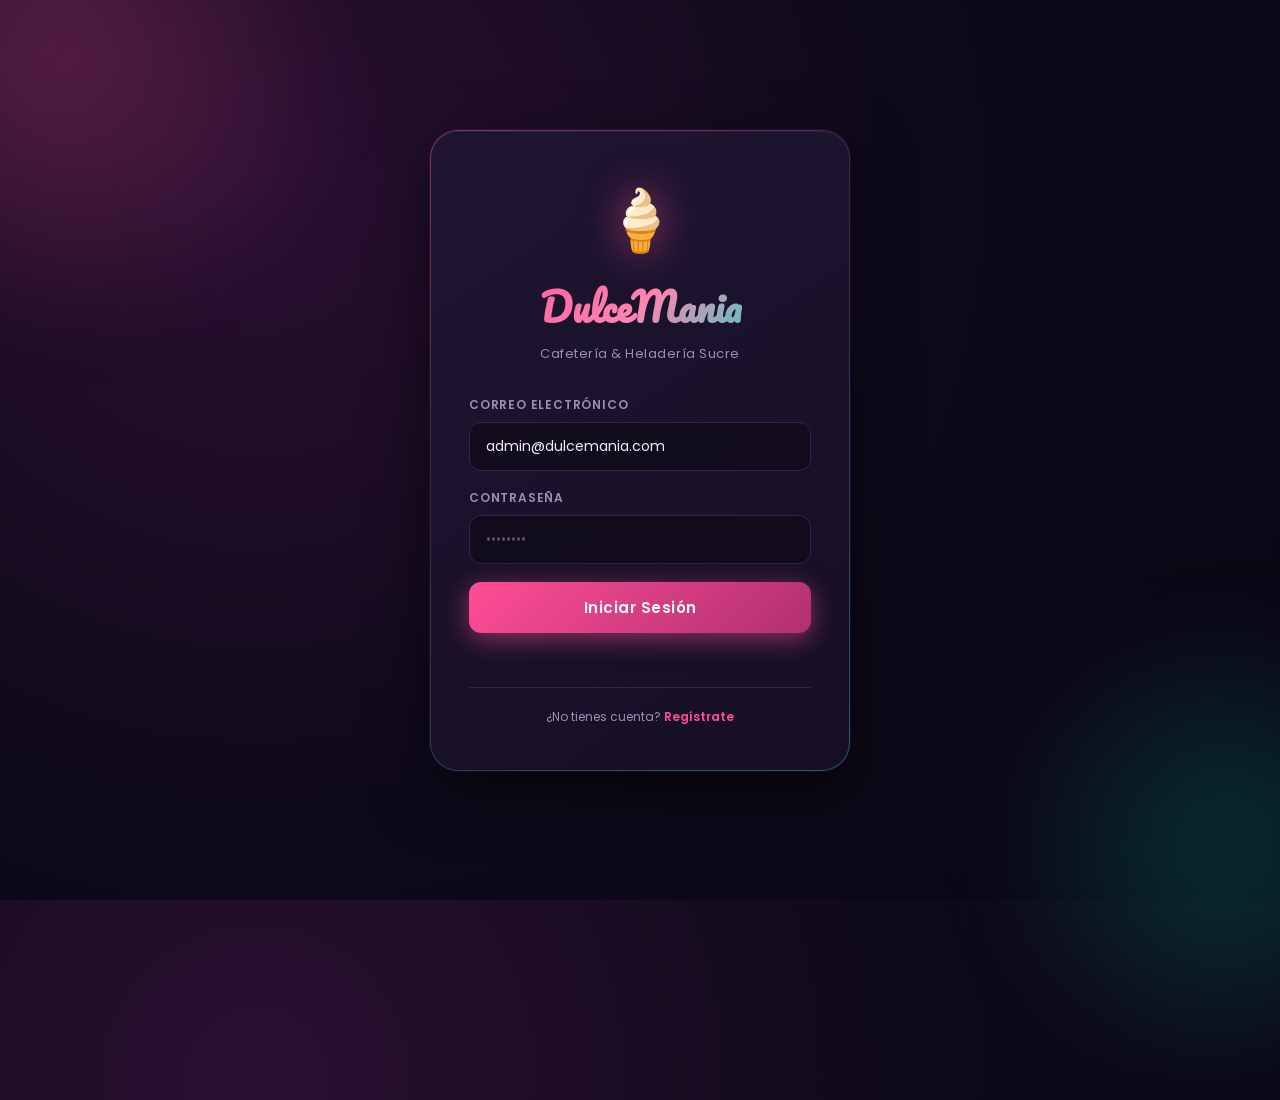
<file: public/index.html>
<!DOCTYPE html>
<html lang="es">
<head>
  <meta charset="UTF-8">
  <meta name="viewport" content="width=device-width, initial-scale=1.0">
  <title>DulceMania · Acceso</title>
  <link rel="stylesheet" href="styles.css">
  <link href="https://fonts.googleapis.com/css2?family=Poppins:wght@300;400;600;700&family=Pacifico&display=swap" rel="stylesheet">
</head>
<body class="login-body">
  <div class="login-container">
    <div class="login-card">
      <div class="login-header">
        <span class="logo-emoji">🍦</span>
        <h1 class="logo-text">DulceMania</h1>
        <p class="logo-sub">Cafetería & Heladería Sucre</p>
      </div>

      <form id="formLogin" class="login-form">
        <div class="input-group">
          <label for="email">Correo electrónico</label>
          <input type="email" id="email" placeholder="admin@dulcemania.com" value="admin@dulcemania.com" required>
        </div>
        <div class="input-group">
          <label for="password">Contraseña</label>
          <input type="password" id="password" placeholder="••••••••" required>
        </div>
        <button type="submit" class="btn-primary">Iniciar Sesión</button>
        <p id="error" class="error-msg"></p>
      </form>

      <div class="login-footer">
        <span>¿No tienes cuenta? <a href="registro.html" style="color: var(--rosa); text-decoration: none; font-weight: 600;">Regístrate</a></span>
      </div>
    </div>
  </div>
  <script src="app.js"></script>
</body>
</html>
</file>
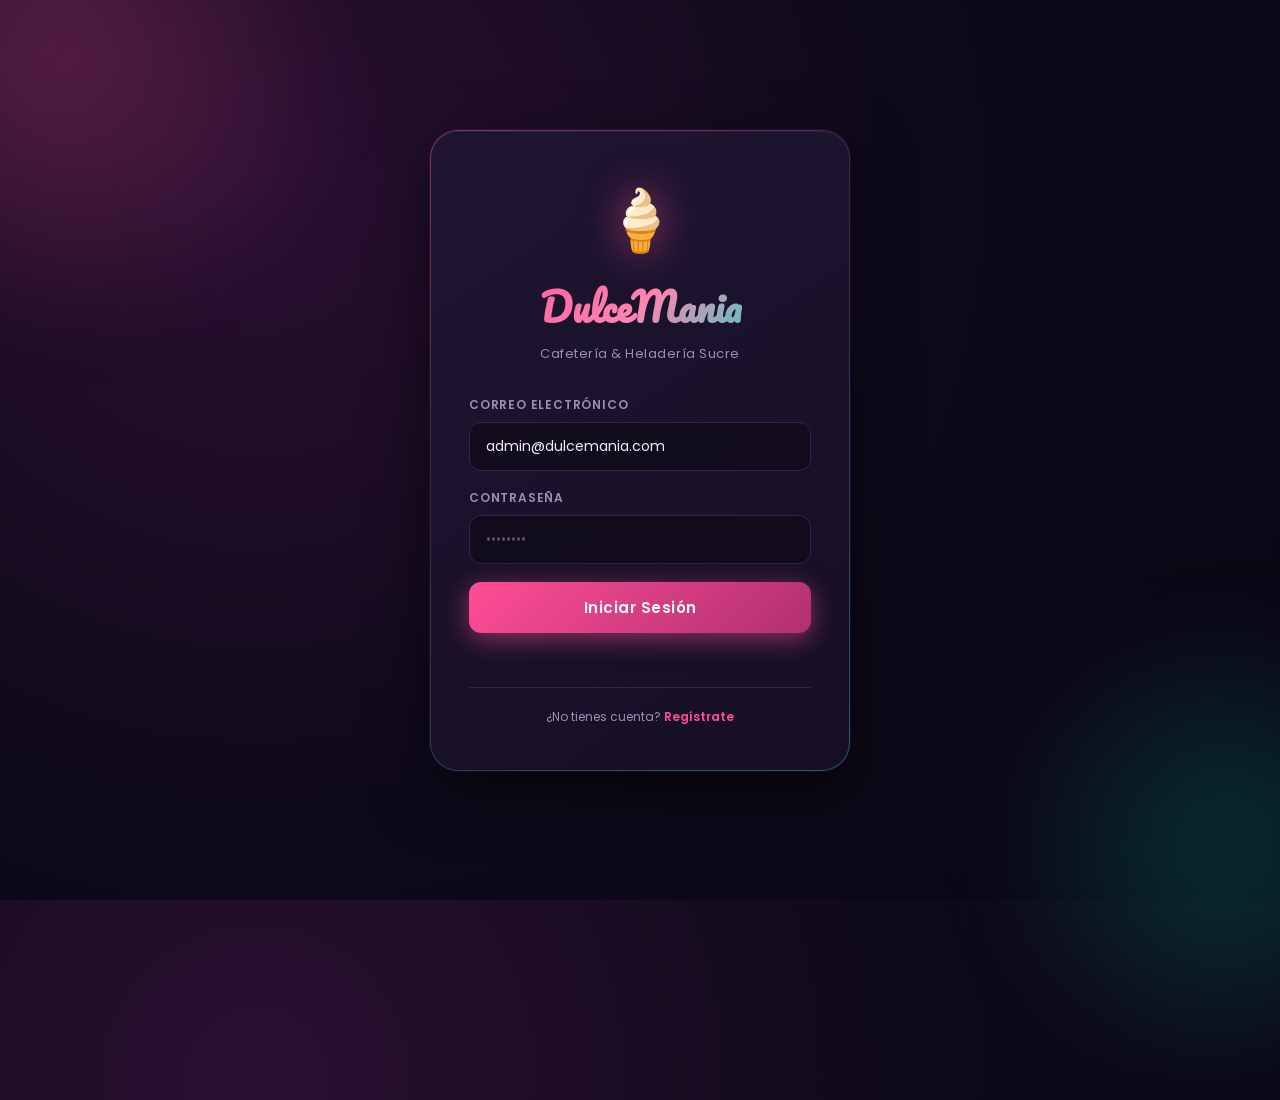
<file: public/admin.html>
<!DOCTYPE html>
<html lang="es">
<head>
  <meta charset="UTF-8">
  <meta name="viewport" content="width=device-width, initial-scale=1.0">
  <title>DulceMania · Panel Admin</title>
  <link rel="stylesheet" href="styles.css">
  <link href="https://fonts.googleapis.com/css2?family=Poppins:wght@300;400;600;700&family=Pacifico&display=swap" rel="stylesheet">
</head>
<body class="admin-body">

  <aside class="sidebar">
    <div class="sidebar-brand">
      <span class="brand-emoji">🍦</span>
      <h2>DulceMania</h2>
    </div>
    <nav class="sidebar-nav">
      <a href="admin.html" class="nav-item active">🍰 Productos</a>
      <a href="usuarios.html" class="nav-item" id="navUsuarios" style="display:none;">👥 Usuarios</a>
    </nav>
    <button id="btnLogout" class="btn-logout">Cerrar Sesión</button>
  </aside>

    <main class="main-content">
    <header class="topbar">
      <div>
        <h1 id="tituloPanel">Panel de Administración</h1>
        <p class="topbar-sub" id="subtituloPanel">Gestiona el catálogo, inventario y pedidos</p>
      </div>
      <div class="user-badge">
        <span class="user-avatar">👤</span>
        <span id="userName">Usuario</span>
      </div>
    </header>

    <!-- ===== VISTA ADMIN (tabla + formulario) ===== -->
    <div id="vistaAdmin">
      <section class="dashboard-grid">
        <div class="stat-card">
          <span class="stat-icon">🍰</span>
          <div>
            <p class="stat-label">Productos</p>
            <h3 class="stat-value" id="statProductos">0</h3>
          </div>
        </div>
        <div class="stat-card">
          <span class="stat-icon">📦</span>
          <div>
            <p class="stat-label">Pedidos</p>
            <h3 class="stat-value" id="statPedidos">0</h3>
          </div>
        </div>
        <div class="stat-card">
          <span class="stat-icon">💰</span>
          <div>
            <p class="stat-label">Ventas del día</p>
            <h3 class="stat-value">Bs. 0</h3>
          </div>
        </div>
      </section>

      <section class="content-grid">
        <div class="card">
          <div class="card-header">
            <h2>➕ Agregar Producto</h2>
          </div>
          <form id="formProducto" class="product-form">
            <div class="input-group">
              <label>Nombre</label>
              <input type="text" id="nombre" placeholder="Ej: Helado de Chocolate" required>
            </div>
            <div class="input-row">
              <div class="input-group">
                <label>Precio (Bs.)</label>
                <input type="number" id="precio" placeholder="15" step="0.5" required>
              </div>
              <div class="input-group">
                <label>Stock</label>
                <input type="number" id="stock" placeholder="20" required>
              </div>
            </div>
            <div class="input-group">
              <label>Categoría</label>
              <select id="categoria" required>
                <option value="">Seleccionar...</option>
                <option value="Helados">Helados</option>
                <option value="Pasteles">Pasteles</option>
                <option value="Panes">Panes</option>
                <option value="Bebidas">Bebidas</option>
                <option value="Complementos">Complementos</option>
              </select>
            </div>
            <div class="input-group">
              <label>URL de Imagen</label>
              <input type="url" id="imagen" placeholder="https://..." required>
            </div>
            <button type="submit" class="btn-primary">Agregar Producto</button>
          </form>
        </div>

        <div class="card">
          <div class="card-header">
            <h2>📋 Lista de Productos</h2>
            <span class="badge" id="badgeCount">0</span>
          </div>
          <div class="table-wrapper">
            <table class="product-table">
              <thead>
                <tr>
                  <th>Imagen</th>
                  <th>Producto</th>
                  <th>Categoría</th>
                  <th>Precio</th>
                  <th>Stock</th>
                  <th>Acciones</th>
                </tr>
              </thead>
              <tbody id="listaProductos"></tbody>
            </table>
          </div>
        </div>
      </section>
    </div>

    <!-- ===== VISTA CATÁLOGO (solo lectura para COCINA/CAJERO) ===== -->
    <div id="vistaCatalogo" style="display:none;">
      <div class="catalogo-header">
        <div>
          <h2>🍦 Catálogo de Productos</h2>
          <p>Consulta el menú disponible y su stock en tiempo real</p>
        </div>
        <div class="catalogo-filtros">
          <input type="text" id="buscarCatalogo" placeholder="🔍 Buscar producto..." class="input-buscar">
          <select id="filtroCategoria" class="input-filtro">
            <option value="">Todas las categorías</option>
            <option value="Helados">Helados</option>
            <option value="Pasteles">Pasteles</option>
            <option value="Panes">Panes</option>
            <option value="Bebidas">Bebidas</option>
            <option value="Complementos">Complementos</option>
          </select>
        </div>
      </div>

      <div class="catalogo-grid" id="catalogoProductos"></div>
    </div>
  </main>

  <!-- MODAL DE EDICIÓN -->
  <div class="modal-overlay" id="modalEditar">
    <div class="modal">
      <div class="modal-header">
        <h2>✏️ Editar Producto</h2>
        <button class="modal-close" id="btnCerrarModal">✕</button>
      </div>
      <form id="formEditar" class="product-form">
        <input type="hidden" id="editId">
        <div class="input-group">
          <label>Nombre</label>
          <input type="text" id="editNombre" required>
        </div>
        <div class="input-row">
          <div class="input-group">
            <label>Precio (Bs.)</label>
            <input type="number" id="editPrecio" step="0.5" required>
          </div>
          <div class="input-group">
            <label>Stock</label>
            <input type="number" id="editStock" required>
          </div>
        </div>
        <div class="input-group">
          <label>Categoría</label>
          <select id="editCategoria" required>
            <option value="Helados">Helados</option>
            <option value="Pasteles">Pasteles</option>
            <option value="Panes">Panes</option>
            <option value="Bebidas">Bebidas</option>
            <option value="Complementos">Complementos</option>
          </select>
        </div>
        <div class="input-group">
          <label>URL de Imagen</label>
          <input type="url" id="editImagen" required>
        </div>
        <div class="modal-actions">
          <button type="button" class="btn-secondary" id="btnCancelarEdicion">Cancelar</button>
          <button type="submit" class="btn-primary">Guardar Cambios</button>
        </div>
      </form>
    </div>
  </div>

  <script src="app.js"></script>
</body>
</html>
</file>
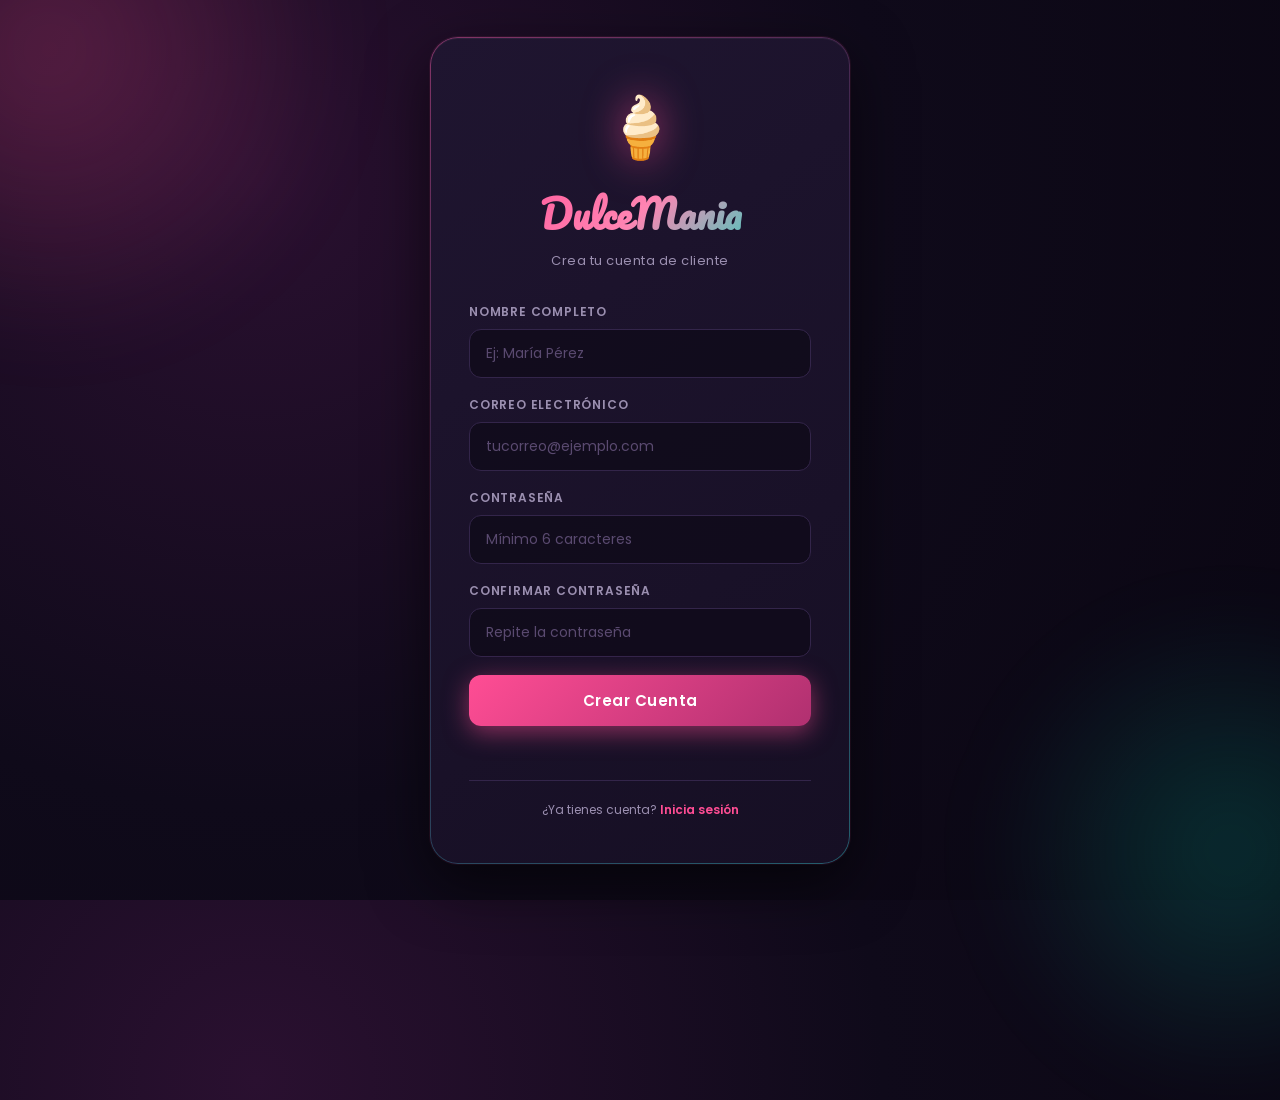
<file: public/registro.html>
<!DOCTYPE html>
<html lang="es">
<head>
  <meta charset="UTF-8">
  <meta name="viewport" content="width=device-width, initial-scale=1.0">
  <title>DulceMania · Crear Cuenta</title>
  <link rel="stylesheet" href="styles.css">
  <link href="https://fonts.googleapis.com/css2?family=Poppins:wght@300;400;600;700&family=Pacifico&display=swap" rel="stylesheet">
</head>
<body class="login-body">
  <div class="login-container">
    <div class="login-card">
      <div class="login-header">
        <span class="logo-emoji">🍦</span>
        <h1 class="logo-text">DulceMania</h1>
        <p class="logo-sub">Crea tu cuenta de cliente</p>
      </div>

      <form id="formRegistro" class="login-form">
        <div class="input-group">
          <label for="rNombre">Nombre completo</label>
          <input type="text" id="rNombre" placeholder="Ej: María Pérez" required minlength="3">
        </div>
        <div class="input-group">
          <label for="rEmail">Correo electrónico</label>
          <input type="email" id="rEmail" placeholder="tucorreo@ejemplo.com" required>
        </div>
        <div class="input-group">
          <label for="rPassword">Contraseña</label>
          <input type="password" id="rPassword" placeholder="Mínimo 6 caracteres" required minlength="6">
        </div>
        <div class="input-group">
          <label for="rPassword2">Confirmar contraseña</label>
          <input type="password" id="rPassword2" placeholder="Repite la contraseña" required minlength="6">
        </div>
        <button type="submit" class="btn-primary">Crear Cuenta</button>
        <p id="error" class="error-msg"></p>
      </form>

      <div class="login-footer">
        <span>¿Ya tienes cuenta? <a href="index.html" style="color: var(--rosa); text-decoration: none; font-weight: 600;">Inicia sesión</a></span>
      </div>
    </div>
  </div>
  <script src="app.js"></script>
</body>
</html>
</file>
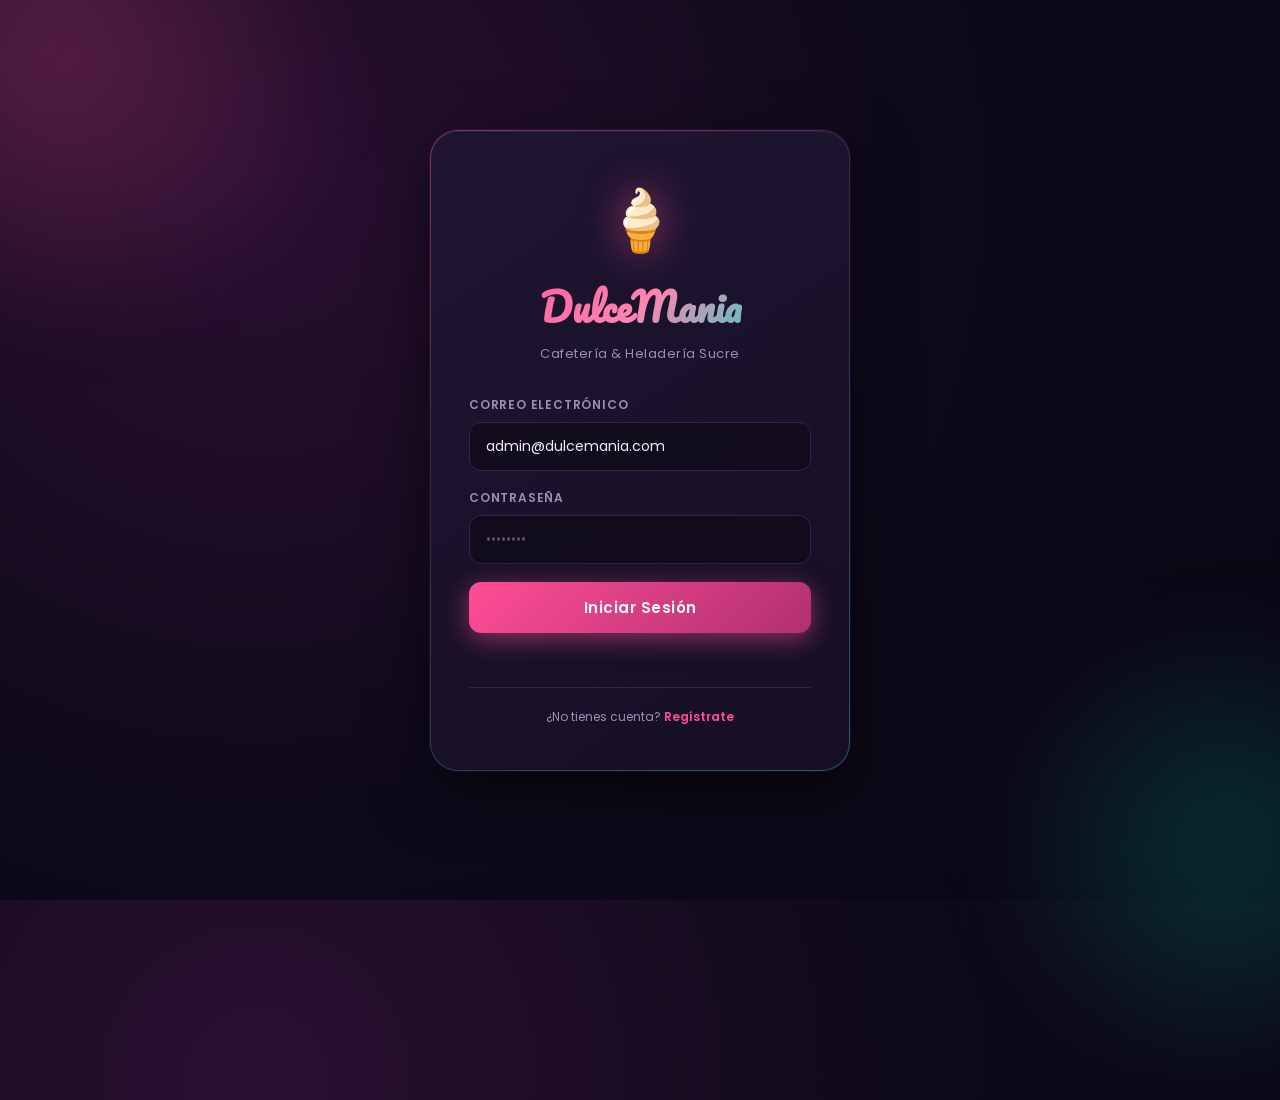
<file: public/usuarios.html>
<!DOCTYPE html>
<html lang="es">
<head>
  <meta charset="UTF-8">
  <meta name="viewport" content="width=device-width, initial-scale=1.0">
  <title>DulceMania · Usuarios</title>
  <link rel="stylesheet" href="styles.css">
  <link href="https://fonts.googleapis.com/css2?family=Poppins:wght@300;400;600;700&family=Pacifico&display=swap" rel="stylesheet">
</head>
<body class="admin-body">

  <aside class="sidebar">
    <div class="sidebar-brand">
      <span class="brand-emoji">🍦</span>
      <h2>DulceMania</h2>
    </div>
    <nav class="sidebar-nav">
      <a href="admin.html" class="nav-item">🍰 Productos</a>
      <a href="usuarios.html" class="nav-item active">👥 Usuarios</a>
    </nav>
    <button id="btnLogout" class="btn-logout">Cerrar Sesión</button>
  </aside>

  <main class="main-content">
    <header class="topbar">
      <div>
        <h1>Gestión de Usuarios</h1>
        <p class="topbar-sub">Administra las cuentas del sistema</p>
      </div>
      <div class="user-badge">
        <span class="user-avatar">👤</span>
        <span id="userName">Administrador</span>
      </div>
    </header>

    <section class="card">
      <div class="card-header">
        <h2>👥 Lista de Usuarios</h2>
        <div style="display:flex; gap:10px; align-items:center;">
          <input type="text" id="buscador" placeholder="🔍 Buscar..." class="input-buscar">
          <select id="filtroRol" class="input-filtro">
            <option value="">Todos los roles</option>
            <option value="ADMIN">Admin</option>
            <option value="CLIENTE">Cliente</option>
            <option value="COCINA">Cocina</option>
            <option value="CAJERO">Cajero</option>
          </select>
          <button class="btn-primary btn-nuevo" id="btnNuevoUsuario">➕ Nuevo</button>
        </div>
      </div>

      <div class="table-wrapper">
        <table class="product-table">
          <thead>
            <tr>
              <th>Usuario</th>
              <th>Email</th>
              <th>Rol</th>
              <th>Estado</th>
              <th>Creado</th>
              <th>Acciones</th>
            </tr>
          </thead>
          <tbody id="listaUsuarios"></tbody>
        </table>
      </div>
    </section>
  </main>

  <!-- MODAL CREAR/EDITAR -->
  <div class="modal-overlay" id="modalUsuario">
    <div class="modal">
      <div class="modal-header">
        <h2 id="modalTitulo">✏️ Nuevo Usuario</h2>
        <button class="modal-close" id="btnCerrarModal">✕</button>
      </div>
      <form id="formUsuario" class="product-form">
        <input type="hidden" id="userId">

        <div class="input-group">
          <label>Nombre completo</label>
<input type="text" id="uNombre" placeholder="Ej: María Pérez" required minlength="3">
        </div>

        <div class="input-group">
          <label>Correo electrónico</label>
<input type="email" id="uEmail" placeholder="ejemplo@dulcemania.com" required>
        </div>

        <div class="input-group">
          <label>Contraseña <small id="passHint" style="color:#9B8FB0; font-weight:400;"></small></label>
<input type="password" id="uPassword" placeholder="Mínimo 6 caracteres" minlength="6">
        </div>

        <div class="input-row">
          <div class="input-group">
            <label>Rol</label>
            <select id="uRol" required>
              <option value="CLIENTE">Cliente</option>
              <option value="ADMIN">Administrador</option>
              <option value="COCINA">Cocina</option>
              <option value="CAJERO">Cajero</option>
            </select>
          </div>
          <div class="input-group">
            <label>Estado</label>
            <select id="uActivo">
              <option value="true">Activo</option>
              <option value="false">Inactivo</option>
            </select>
          </div>
        </div>

        <div class="modal-actions">
          <button type="button" class="btn-secondary" id="btnCancelar">Cancelar</button>
          <button type="submit" class="btn-primary">Guardar</button>
        </div>
      </form>
    </div>
  </div>

  <script src="app.js"></script>
</body>
</html>
</file>
<file: public/styles.css>
/* ===== RESET & BASE ===== */
* { margin: 0; padding: 0; box-sizing: border-box; }

:root {
  --rosa: #FF4D94;
  --rosa-suave: #3D1F2E;
  --menta: #00E5C0;
  --menta-suave: #163832;
  --chocolate: #F0EAFF;
  --crema: #0F0A1A;
  --blanco: #1A1228;
  --gris: #9B8FB0;
  --gris-claro: #2A1F3D;
  --borde: #33254A;
  --sombra: 0 8px 30px rgba(0, 0, 0, 0.5);
  --sombra-hover: 0 12px 40px rgba(255, 77, 148, 0.25);
  --glow-rosa: 0 0 20px rgba(255, 77, 148, 0.4);
  --glow-menta: 0 0 20px rgba(0, 229, 192, 0.3);
  --radio: 18px;
}

html, body { height: 100%; }

body {
  font-family: 'Poppins', sans-serif;
  background: var(--crema);
  background-image:
    radial-gradient(circle at 0% 0%, rgba(255, 77, 148, 0.08) 0%, transparent 40%),
    radial-gradient(circle at 100% 100%, rgba(0, 229, 192, 0.06) 0%, transparent 40%);
  background-attachment: fixed;
  color: var(--chocolate);
  min-height: 100vh;
}

/* ===== SCROLLBAR PERSONALIZADO ===== */
::-webkit-scrollbar { width: 10px; height: 10px; }
::-webkit-scrollbar-track { background: var(--crema); }
::-webkit-scrollbar-thumb {
  background: linear-gradient(180deg, var(--rosa), #B03070);
  border-radius: 10px;
  border: 2px solid var(--crema);
}
::-webkit-scrollbar-thumb:hover { background: var(--rosa); }

/* ===== LOGIN ===== */
.login-body {
  display: flex;
  align-items: center;
  justify-content: center;
  background: radial-gradient(circle at 20% 20%, #2A1030 0%, #0F0A1A 50%, #0A0612 100%);
  padding: 20px;
  position: relative;
  overflow: hidden;
}

.login-body::before {
  content: '';
  position: absolute;
  width: 600px; height: 600px;
  background: radial-gradient(circle, rgba(255, 77, 148, 0.25) 0%, transparent 70%);
  border-radius: 50%;
  top: -250px; left: -250px;
  filter: blur(40px);
  animation: flotar 8s ease-in-out infinite;
}

.login-body::after {
  content: '';
  position: absolute;
  width: 500px; height: 500px;
  background: radial-gradient(circle, rgba(0, 229, 192, 0.18) 0%, transparent 70%);
  border-radius: 50%;
  bottom: -200px; right: -200px;
  filter: blur(40px);
  animation: flotar 10s ease-in-out infinite reverse;
}

@keyframes flotar {
  0%, 100% { transform: translate(0, 0) scale(1); }
  50% { transform: translate(30px, -30px) scale(1.1); }
}

.login-container { width: 100%; max-width: 420px; z-index: 1; }

.login-card {
  background: linear-gradient(145deg, #1F1530 0%, #160F24 100%);
  border: 1px solid var(--borde);
  border-radius: 28px;
  padding: 44px 38px;
  box-shadow:
    0 20px 60px rgba(0, 0, 0, 0.6),
    0 0 0 1px rgba(255, 77, 148, 0.1),
    inset 0 1px 0 rgba(255, 255, 255, 0.05);
  animation: fadeUp 0.6s ease;
  position: relative;
}

.login-card::before {
  content: '';
  position: absolute;
  inset: -1px;
  border-radius: 28px;
  padding: 1px;
  background: linear-gradient(145deg, rgba(255, 77, 148, 0.4), transparent 40%, rgba(0, 229, 192, 0.3));
  -webkit-mask: linear-gradient(#fff 0 0) content-box, linear-gradient(#fff 0 0);
  -webkit-mask-composite: xor;
  mask-composite: exclude;
  pointer-events: none;
}

@keyframes fadeUp {
  from { opacity: 0; transform: translateY(20px); }
  to { opacity: 1; transform: translateY(0); }
}

.login-header { text-align: center; margin-bottom: 32px; }
.logo-emoji {
  font-size: 60px;
  display: block;
  margin-bottom: 8px;
  filter: drop-shadow(0 0 20px rgba(255, 77, 148, 0.6));
  animation: pulse 3s ease-in-out infinite;
}

@keyframes pulse {
  0%, 100% { transform: scale(1); }
  50% { transform: scale(1.05); }
}

.logo-text {
  font-family: 'Pacifico', cursive;
  font-size: 38px;
  background: linear-gradient(135deg, #FF4D94, #FF85B3, #00E5C0);
  -webkit-background-clip: text;
  -webkit-text-fill-color: transparent;
  background-clip: text;
  margin-bottom: 4px;
}

.logo-sub {
  color: var(--gris);
  font-size: 13px;
  letter-spacing: 0.5px;
}

.input-group { margin-bottom: 18px; }
.input-group label {
  display: block;
  font-size: 12px;
  font-weight: 600;
  color: var(--gris);
  margin-bottom: 8px;
  text-transform: uppercase;
  letter-spacing: 0.8px;
}

.input-group input,
.input-group select {
  width: 100%;
  padding: 13px 16px;
  border: 1px solid var(--borde);
  border-radius: 12px;
  font-size: 14px;
  font-family: inherit;
  background: rgba(15, 10, 26, 0.8);
  transition: all 0.25s;
  color: var(--chocolate);
}

.input-group input::placeholder { color: #5A4A70; }

.input-group input:focus,
.input-group select:focus {
  outline: none;
  border-color: var(--rosa);
  background: rgba(255, 77, 148, 0.05);
  box-shadow: 0 0 0 4px rgba(255, 77, 148, 0.15), var(--glow-rosa);
}

.btn-primary {
  width: 100%;
  padding: 14px;
  background: linear-gradient(135deg, #FF4D94, #B03070);
  color: white;
  border: none;
  border-radius: 12px;
  font-size: 15px;
  font-weight: 600;
  font-family: inherit;
  cursor: pointer;
  transition: all 0.25s;
  box-shadow: 0 6px 25px rgba(255, 77, 148, 0.5);
  letter-spacing: 0.5px;
  position: relative;
  overflow: hidden;
}

.btn-primary::before {
  content: '';
  position: absolute;
  top: 0; left: -100%;
  width: 100%; height: 100%;
  background: linear-gradient(90deg, transparent, rgba(255, 255, 255, 0.25), transparent);
  transition: left 0.5s;
}

.btn-primary:hover::before { left: 100%; }

.btn-primary:hover {
  transform: translateY(-2px);
  box-shadow: 0 10px 35px rgba(255, 77, 148, 0.7);
  background: linear-gradient(135deg, #FF5CA0, #C03878);
}

.btn-primary:active { transform: translateY(0); }

.error-msg {
  color: #FF6B8A;
  font-size: 13px;
  text-align: center;
  margin-top: 12px;
  min-height: 18px;
  font-weight: 500;
}

.login-footer {
  text-align: center;
  margin-top: 24px;
  padding-top: 20px;
  border-top: 1px solid var(--borde);
  font-size: 12px;
  color: var(--gris);
}

/* ===== ADMIN LAYOUT ===== */
.admin-body {
  display: grid;
  grid-template-columns: 260px 1fr;
  min-height: 100vh;
}

.sidebar {
  background: linear-gradient(180deg, #1A1228 0%, #130D1F 100%);
  padding: 28px 20px;
  display: flex;
  flex-direction: column;
  border-right: 1px solid var(--borde);
  position: sticky;
  top: 0;
  height: 100vh;
}

.sidebar-brand {
  display: flex;
  align-items: center;
  gap: 10px;
  margin-bottom: 36px;
  padding: 0 8px;
}

.brand-emoji {
  font-size: 32px;
  filter: drop-shadow(0 0 12px rgba(255, 77, 148, 0.5));
}

.sidebar-brand h2 {
  font-family: 'Pacifico', cursive;
  font-size: 22px;
  background: linear-gradient(135deg, #FF4D94, #00E5C0);
  -webkit-background-clip: text;
  -webkit-text-fill-color: transparent;
  background-clip: text;
}

.sidebar-nav {
  display: flex;
  flex-direction: column;
  gap: 6px;
  flex: 1;
}

.nav-item {
  padding: 12px 16px;
  border-radius: 12px;
  text-decoration: none;
  color: var(--gris);
  font-size: 14px;
  font-weight: 500;
  transition: all 0.2s;
  border: 1px solid transparent;
}

.nav-item:hover {
  background: rgba(255, 77, 148, 0.08);
  color: var(--chocolate);
  border-color: rgba(255, 77, 148, 0.2);
}

.nav-item.active {
  background: linear-gradient(135deg, rgba(255, 77, 148, 0.25), rgba(176, 48, 112, 0.15));
  color: #FF85B3;
  font-weight: 600;
  border: 1px solid rgba(255, 77, 148, 0.4);
  box-shadow: var(--glow-rosa);
}

.btn-logout {
  padding: 12px;
  background: rgba(42, 31, 61, 0.6);
  color: var(--gris);
  border: 1px solid var(--borde);
  border-radius: 12px;
  font-family: inherit;
  font-weight: 600;
  font-size: 14px;
  cursor: pointer;
  transition: all 0.2s;
}

.btn-logout:hover {
  background: rgba(255, 77, 148, 0.15);
  color: #FF85B3;
  border-color: var(--rosa);
}

.main-content { padding: 32px 40px; }

.topbar {
  display: flex;
  justify-content: space-between;
  align-items: center;
  margin-bottom: 28px;
}

.topbar h1 { font-size: 26px; color: var(--chocolate); }
.topbar-sub { font-size: 13px; color: var(--gris); margin-top: 2px; }

.user-badge {
  display: flex;
  align-items: center;
  gap: 10px;
  background: linear-gradient(145deg, #1F1530, #160F24);
  padding: 8px 16px 8px 8px;
  border-radius: 50px;
  border: 1px solid var(--borde);
  box-shadow: var(--sombra);
  font-size: 13px;
  font-weight: 600;
}

.user-avatar {
  width: 34px; height: 34px;
  background: linear-gradient(135deg, var(--rosa), var(--menta));
  border-radius: 50%;
  display: flex;
  align-items: center;
  justify-content: center;
  font-size: 16px;
  box-shadow: var(--glow-rosa);
}

/* ===== STATS ===== */
.dashboard-grid {
  display: grid;
  grid-template-columns: repeat(auto-fit, minmax(200px, 1fr));
  gap: 18px;
  margin-bottom: 28px;
}

.stat-card {
  background: linear-gradient(145deg, #1F1530 0%, #160F24 100%);
  padding: 22px;
  border-radius: var(--radio);
  border: 1px solid var(--borde);
  box-shadow: var(--sombra);
  display: flex;
  align-items: center;
  gap: 16px;
  transition: transform 0.25s, box-shadow 0.25s, border-color 0.25s;
  position: relative;
  overflow: hidden;
}

.stat-card::before {
  content: '';
  position: absolute;
  top: 0; left: 0;
  width: 100%; height: 3px;
  background: linear-gradient(90deg, var(--rosa), var(--menta));
  opacity: 0.6;
}

.stat-card:hover {
  transform: translateY(-3px);
  box-shadow: var(--sombra-hover);
  border-color: rgba(255, 77, 148, 0.3);
}

.stat-icon {
  font-size: 32px;
  filter: drop-shadow(0 0 12px rgba(255, 77, 148, 0.4));
}

.stat-label {
  font-size: 11px;
  color: var(--gris);
  text-transform: uppercase;
  letter-spacing: 1px;
  font-weight: 600;
}

.stat-value { font-size: 26px; color: var(--chocolate); margin-top: 2px; font-weight: 700; }

/* ===== CONTENT ===== */
.content-grid {
  display: grid;
  grid-template-columns: 340px 1fr;
  gap: 22px;
  align-items: start;
}

.card {
  background: linear-gradient(145deg, #1F1530 0%, #160F24 100%);
  border: 1px solid var(--borde);
  border-radius: var(--radio);
  padding: 24px;
  box-shadow: var(--sombra);
}

.card-header {
  display: flex;
  justify-content: space-between;
  align-items: center;
  margin-bottom: 20px;
}

.card-header h2 { font-size: 17px; color: var(--chocolate); }

.badge {
  background: rgba(0, 229, 192, 0.15);
  color: var(--menta);
  padding: 4px 12px;
  border-radius: 50px;
  font-size: 12px;
  font-weight: 700;
  border: 1px solid rgba(0, 229, 192, 0.3);
}

.input-row { display: grid; grid-template-columns: 1fr 1fr; gap: 12px; }
.product-form .btn-primary { margin-top: 8px; }

/* ===== TABLA ===== */
.table-wrapper { overflow-x: auto; }

.product-table { width: 100%; border-collapse: collapse; }

.product-table th {
  text-align: left;
  padding: 12px 10px;
  font-size: 11px;
  text-transform: uppercase;
  letter-spacing: 1px;
  color: var(--gris);
  font-weight: 600;
  border-bottom: 2px solid var(--borde);
}

.product-table td {
  padding: 14px 10px;
  font-size: 13px;
  border-bottom: 1px solid var(--borde);
  color: var(--chocolate);
  vertical-align: middle;
}

.product-table tr { transition: background 0.2s; }
.product-table tr:hover td { background: rgba(255, 77, 148, 0.05); }
.product-table .prod-name { font-weight: 600; color: #FFFFFF; }

.tag {
  display: inline-block;
  padding: 3px 10px;
  border-radius: 50px;
  font-size: 11px;
  font-weight: 600;
  background: rgba(255, 77, 148, 0.15);
  color: #FF85B3;
  border: 1px solid rgba(255, 77, 148, 0.3);
}

.tag.bebida { background: rgba(0, 229, 192, 0.12); color: #5CEAD4; border-color: rgba(0, 229, 192, 0.3); }
.tag.pan { background: rgba(255, 193, 7, 0.12); color: #FFD966; border-color: rgba(255, 193, 7, 0.3); }
.tag.pastel { background: rgba(255, 77, 148, 0.15); color: #FF85B3; border-color: rgba(255, 77, 148, 0.3); }
.tag.helado { background: rgba(0, 229, 192, 0.12); color: #5CEAD4; border-color: rgba(0, 229, 192, 0.3); }

/* ===== IMAGEN EN TABLA ===== */
.prod-img {
  width: 48px;
  height: 48px;
  border-radius: 10px;
  object-fit: cover;
  border: 1px solid var(--borde);
  box-shadow: 0 2px 12px rgba(0, 0, 0, 0.5);
  display: block;
  transition: transform 0.2s;
}

.prod-img:hover { transform: scale(1.1); }

/* ===== ACCIONES COMPACTAS ===== */
.actions { display: flex; gap: 6px; }

.btn-icon {
  width: 34px;
  height: 34px;
  border: 1px solid transparent;
  border-radius: 8px;
  cursor: pointer;
  display: flex;
  align-items: center;
  justify-content: center;
  font-size: 14px;
  transition: all 0.2s;
  font-family: inherit;
}

.btn-edit {
  background: rgba(255, 193, 7, 0.12);
  color: #FFD966;
  border-color: rgba(255, 193, 7, 0.25);
}
.btn-edit:hover {
  background: #FFC107;
  color: #1A1228;
  transform: scale(1.1);
  box-shadow: 0 0 20px rgba(255, 193, 7, 0.5);
}

.btn-trash {
  background: rgba(255, 77, 148, 0.12);
  color: #FF85B3;
  border-color: rgba(255, 77, 148, 0.25);
}
.btn-trash:hover {
  background: #FF4D94;
  color: white;
  transform: scale(1.1);
  box-shadow: var(--glow-rosa);
}

/* ===== MODAL ===== */
.modal-overlay {
  position: fixed;
  inset: 0;
  background: rgba(10, 6, 18, 0.75);
  backdrop-filter: blur(8px);
  display: none;
  align-items: center;
  justify-content: center;
  z-index: 100;
  padding: 20px;
}

.modal-overlay.active { display: flex; }

.modal {
  background: linear-gradient(145deg, #1F1530 0%, #160F24 100%);
  border: 1px solid var(--borde);
  border-radius: 22px;
  padding: 28px;
  width: 100%;
  max-width: 460px;
  box-shadow:
    0 25px 80px rgba(0, 0, 0, 0.7),
    0 0 0 1px rgba(255, 77, 148, 0.15),
    var(--glow-rosa);
  animation: slideUp 0.3s ease;
  max-height: 90vh;
  overflow-y: auto;
}

@keyframes slideUp {
  from { opacity: 0; transform: translateY(30px) scale(0.96); }
  to { opacity: 1; transform: translateY(0) scale(1); }
}

.modal-header {
  display: flex;
  justify-content: space-between;
  align-items: center;
  margin-bottom: 22px;
}

.modal-header h2 { font-size: 19px; color: var(--chocolate); }

.modal-close {
  width: 34px;
  height: 34px;
  border: 1px solid var(--borde);
  background: rgba(42, 31, 61, 0.6);
  border-radius: 50%;
  cursor: pointer;
  font-size: 15px;
  color: var(--gris);
  transition: all 0.25s;
  font-family: inherit;
}

.modal-close:hover {
  background: var(--rosa);
  color: white;
  border-color: var(--rosa);
  transform: rotate(90deg);
  box-shadow: var(--glow-rosa);
}

.modal-actions { display: flex; gap: 10px; margin-top: 8px; }

.btn-secondary {
  flex: 1;
  padding: 14px;
  background: rgba(42, 31, 61, 0.6);
  color: var(--gris);
  border: 1px solid var(--borde);
  border-radius: 12px;
  font-size: 14px;
  font-weight: 600;
  cursor: pointer;
  font-family: inherit;
  transition: all 0.2s;
}

.btn-secondary:hover {
  background: rgba(42, 31, 61, 1);
  color: var(--chocolate);
  border-color: var(--rosa);
}

.modal-actions .btn-primary { flex: 1; }

/* ===== RESPONSIVE ===== */
@media (max-width: 900px) {
  .admin-body { grid-template-columns: 1fr; }
  .sidebar {
    position: relative;
    height: auto;
    flex-direction: row;
    align-items: center;
    justify-content: space-between;
    padding: 16px 20px;
  }
  .sidebar-brand { margin-bottom: 0; }
  .sidebar-nav { flex-direction: row; flex: 0; }
  .content-grid { grid-template-columns: 1fr; }
  .main-content { padding: 20px; }
}

@media (max-width: 600px) {
  .sidebar-nav { display: none; }
  .topbar { flex-direction: column; align-items: flex-start; gap: 12px; }
  .input-row { grid-template-columns: 1fr; }
  .login-card { padding: 32px 24px; }
  .logo-text { font-size: 32px; }
}

/* ===== BÚSQUEDA Y FILTROS ===== */
.input-buscar,
.input-filtro {
  padding: 10px 14px;
  border: 1px solid var(--borde);
  border-radius: 10px;
  background: rgba(15, 10, 26, 0.8);
  color: var(--chocolate);
  font-family: inherit;
  font-size: 13px;
  transition: all 0.2s;
}
.input-buscar:focus,
.input-filtro:focus {
  outline: none;
  border-color: var(--rosa);
  box-shadow: 0 0 0 3px rgba(255, 77, 148, 0.15);
}
.input-buscar { width: 200px; }
.input-filtro { cursor: pointer; }

.btn-nuevo {
  width: auto;
  padding: 10px 18px;
  font-size: 13px;
}

/* ===== BADGES DE ROL ===== */
.rol-badge {
  display: inline-block;
  padding: 4px 12px;
  border-radius: 50px;
  font-size: 11px;
  font-weight: 700;
  letter-spacing: 0.5px;
  text-transform: uppercase;
  border: 1px solid;
}
.rol-admin {
  background: rgba(255, 77, 148, 0.15);
  color: #FF85B3;
  border-color: rgba(255, 77, 148, 0.4);
}
.rol-cliente {
  background: rgba(0, 229, 192, 0.12);
  color: #5CEAD4;
  border-color: rgba(0, 229, 192, 0.35);
}
.rol-cocina {
  background: rgba(255, 193, 7, 0.12);
  color: #FFD966;
  border-color: rgba(255, 193, 7, 0.35);
}
.rol-cajero {
  background: rgba(122, 140, 255, 0.15);
  color: #A8B5FF;
  border-color: rgba(122, 140, 255, 0.4);
}

/* ===== ESTADO ACTIVO/INACTIVO ===== */
.estado {
  display: inline-flex;
  align-items: center;
  gap: 6px;
  font-size: 12px;
  font-weight: 600;
}
.estado::before {
  content: '';
  width: 8px;
  height: 8px;
  border-radius: 50%;
  display: inline-block;
}
.estado.activo { color: #5CEAD4; }
.estado.activo::before {
  background: #00E5C0;
  box-shadow: 0 0 8px #00E5C0;
}
.estado.inactivo { color: #9B8FB0; }
.estado.inactivo::before { background: #5A4A70; }

/* ===== AVATAR DE USUARIO EN TABLA ===== */
.user-cell {
  display: flex;
  align-items: center;
  gap: 10px;
}
.user-initial {
  width: 36px;
  height: 36px;
  border-radius: 50%;
  background: linear-gradient(135deg, var(--rosa), var(--menta));
  display: flex;
  align-items: center;
  justify-content: center;
  font-weight: 700;
  font-size: 14px;
  color: white;
  box-shadow: 0 0 12px rgba(255, 77, 148, 0.3);
  flex-shrink: 0;
}
.user-name-col { font-weight: 600; color: white; }
.user-email-col { font-size: 11px; color: var(--gris); }

/* ===== TOAST NOTIFICACIONES ===== */
.toast-container {
  position: fixed;
  top: 24px;
  right: 24px;
  z-index: 9999;
  display: flex;
  flex-direction: column;
  gap: 10px;
  pointer-events: none;
}

.toast {
  background: linear-gradient(145deg, #1F1530, #160F24);
  border: 1px solid var(--borde);
  color: var(--chocolate);
  padding: 14px 20px;
  border-radius: 12px;
  font-size: 14px;
  font-weight: 500;
  box-shadow: 0 10px 40px rgba(0, 0, 0, 0.6);
  opacity: 0;
  transform: translateX(40px);
  transition: all 0.3s ease;
  pointer-events: auto;
  max-width: 360px;
  min-width: 240px;
  border-left: 4px solid var(--gris);
}

.toast.show {
  opacity: 1;
  transform: translateX(0);
}

.toast-success {
  border-left-color: var(--menta);
  box-shadow: 0 10px 40px rgba(0, 229, 192, 0.25);
}

.toast-error {
  border-left-color: var(--rosa);
  box-shadow: 0 10px 40px rgba(255, 77, 148, 0.25);
}

.toast-info {
  border-left-color: #7A8CFF;
  box-shadow: 0 10px 40px rgba(122, 140, 255, 0.25);
}

/* ============================================================
   CATÁLOGO DE PRODUCTOS (vista de usuario no-admin)
   ============================================================ */
.catalogo-header {
  display: flex;
  justify-content: space-between;
  align-items: center;
  margin-bottom: 24px;
  gap: 16px;
  flex-wrap: wrap;
}

.catalogo-header h2 {
  font-size: 22px;
  color: var(--chocolate);
  margin-bottom: 4px;
}

.catalogo-header p {
  font-size: 13px;
  color: var(--gris);
}

.catalogo-filtros {
  display: flex;
  gap: 10px;
  align-items: center;
  flex-wrap: wrap;
}

.catalogo-grid {
  display: grid;
  grid-template-columns: repeat(auto-fill, minmax(240px, 1fr));
  gap: 20px;
}

.catalogo-card {
  background: linear-gradient(145deg, #1F1530 0%, #160F24 100%);
  border: 1px solid var(--borde);
  border-radius: var(--radio);
  overflow: hidden;
  box-shadow: var(--sombra);
  transition: transform 0.25s, box-shadow 0.25s, border-color 0.25s;
  display: flex;
  flex-direction: column;
}

.catalogo-card:hover {
  transform: translateY(-5px);
  box-shadow: var(--sombra-hover);
  border-color: rgba(255, 77, 148, 0.35);
}

.catalogo-img-wrapper {
  position: relative;
  width: 100%;
  aspect-ratio: 4 / 3;
  overflow: hidden;
  background: #0F0A1A;
}

.catalogo-img-wrapper img {
  width: 100%;
  height: 100%;
  object-fit: cover;
  transition: transform 0.4s ease;
}

.catalogo-card:hover .catalogo-img-wrapper img {
  transform: scale(1.08);
}

.catalogo-categoria {
  position: absolute;
  top: 12px;
  left: 12px;
  padding: 4px 12px;
  border-radius: 50px;
  font-size: 11px;
  font-weight: 700;
  letter-spacing: 0.5px;
  text-transform: uppercase;
  backdrop-filter: blur(8px);
  background: rgba(15, 10, 26, 0.75);
  color: #FF85B3;
  border: 1px solid rgba(255, 77, 148, 0.4);
}

.catalogo-categoria.bebida { color: #5CEAD4; border-color: rgba(0, 229, 192, 0.4); }
.catalogo-categoria.pan { color: #FFD966; border-color: rgba(255, 193, 7, 0.4); }
.catalogo-categoria.pastel { color: #FF85B3; border-color: rgba(255, 77, 148, 0.4); }
.catalogo-categoria.helado { color: #5CEAD4; border-color: rgba(0, 229, 192, 0.4); }

/* ===== Badge de stock ===== */
.stock-badge {
  position: absolute;
  bottom: 12px;
  right: 12px;
  padding: 5px 12px;
  border-radius: 50px;
  font-size: 11px;
  font-weight: 700;
  letter-spacing: 0.3px;
  backdrop-filter: blur(8px);
  border: 1px solid;
}

.stock-ok {
  background: rgba(0, 229, 192, 0.2);
  color: #5CEAD4;
  border-color: rgba(0, 229, 192, 0.5);
}

.stock-bajo {
  background: rgba(255, 193, 7, 0.2);
  color: #FFD966;
  border-color: rgba(255, 193, 7, 0.5);
}

.stock-agotado {
  background: rgba(255, 77, 148, 0.25);
  color: #FF85B3;
  border-color: rgba(255, 77, 148, 0.6);
}

/* ===== Info de la tarjeta ===== */
.catalogo-info {
  padding: 16px 18px 18px;
  display: flex;
  flex-direction: column;
  gap: 12px;
  flex: 1;
}

.catalogo-info h3 {
  font-size: 15px;
  font-weight: 600;
  color: var(--chocolate);
  line-height: 1.3;
  min-height: 40px;
  display: -webkit-box;
  -webkit-line-clamp: 2;
  -webkit-box-orient: vertical;
  overflow: hidden;
}

.catalogo-footer {
  display: flex;
  justify-content: space-between;
  align-items: center;
  margin-top: auto;
  padding-top: 12px;
  border-top: 1px solid var(--borde);
}

.catalogo-precio {
  font-size: 20px;
  font-weight: 700;
  background: linear-gradient(135deg, #FF4D94, #FF85B3);
  -webkit-background-clip: text;
  -webkit-text-fill-color: transparent;
  background-clip: text;
}

.catalogo-vacio {
  grid-column: 1 / -1;
  text-align: center;
  padding: 60px 20px;
  font-size: 16px;
  color: var(--gris);
  background: linear-gradient(145deg, #1F1530, #160F24);
  border: 1px dashed var(--borde);
  border-radius: var(--radio);
}

/* ===== Responsive ===== */
@media (max-width: 600px) {
  .catalogo-header {
    flex-direction: column;
    align-items: flex-start;
  }
  .catalogo-filtros {
    width: 100%;
  }
  .catalogo-filtros input,
  .catalogo-filtros select {
    flex: 1;
    min-width: 0;
  }
  .catalogo-grid {
    grid-template-columns: repeat(auto-fill, minmax(160px, 1fr));
    gap: 14px;
  }
  .catalogo-info h3 { font-size: 13px; min-height: 34px; }
  .catalogo-precio { font-size: 16px; }


  
}
</file>
